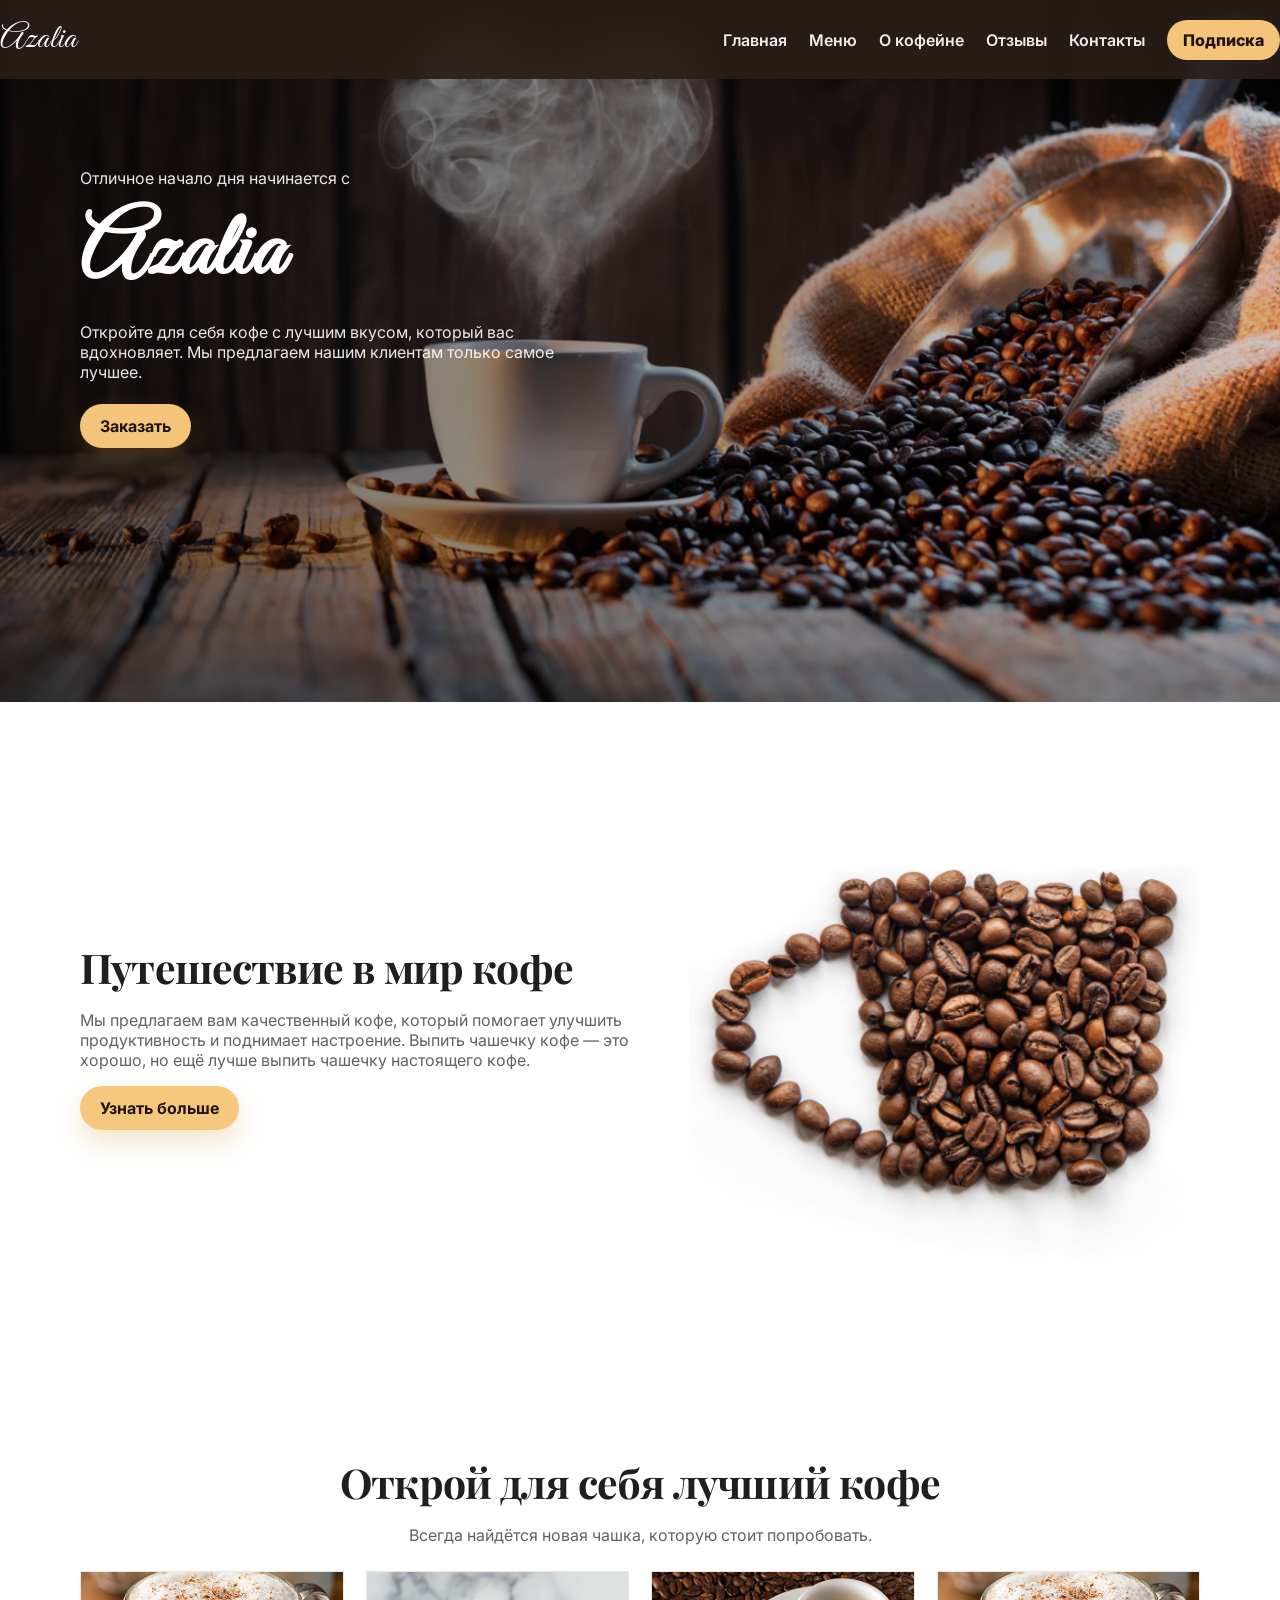
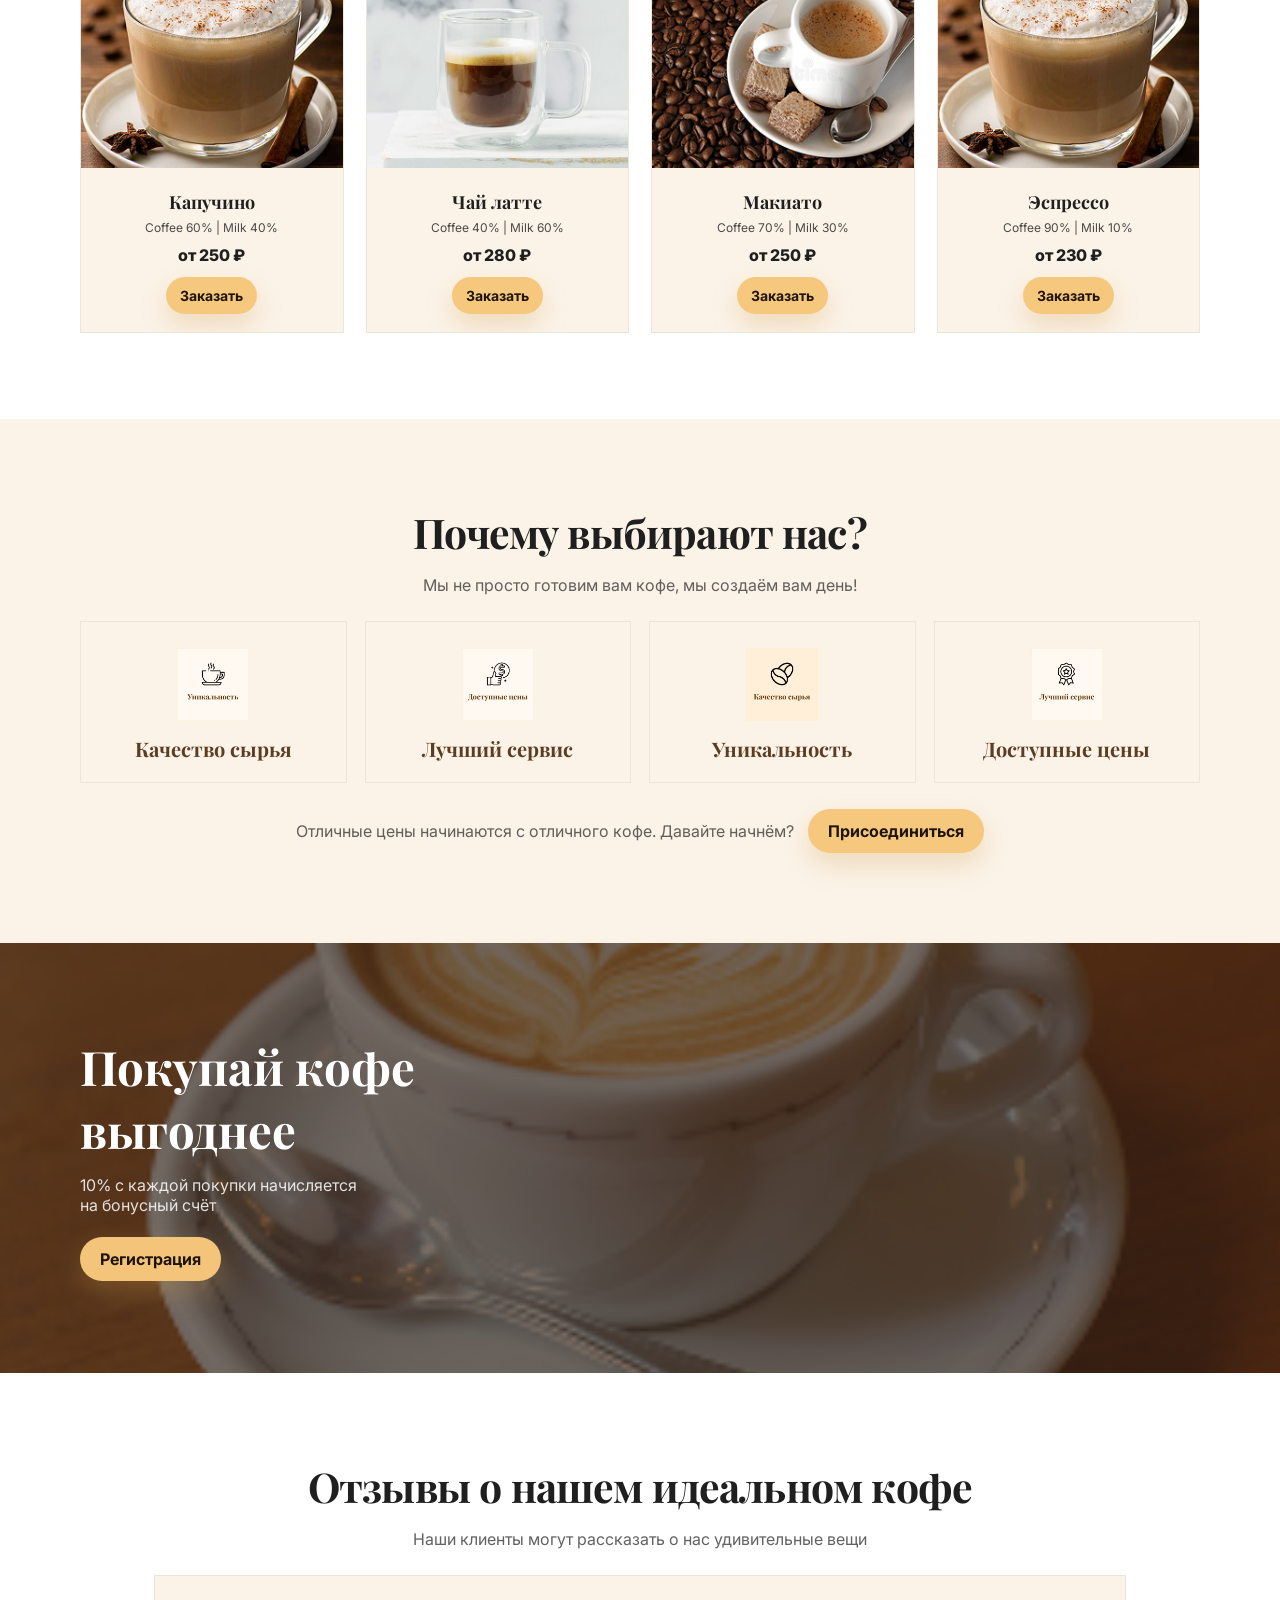
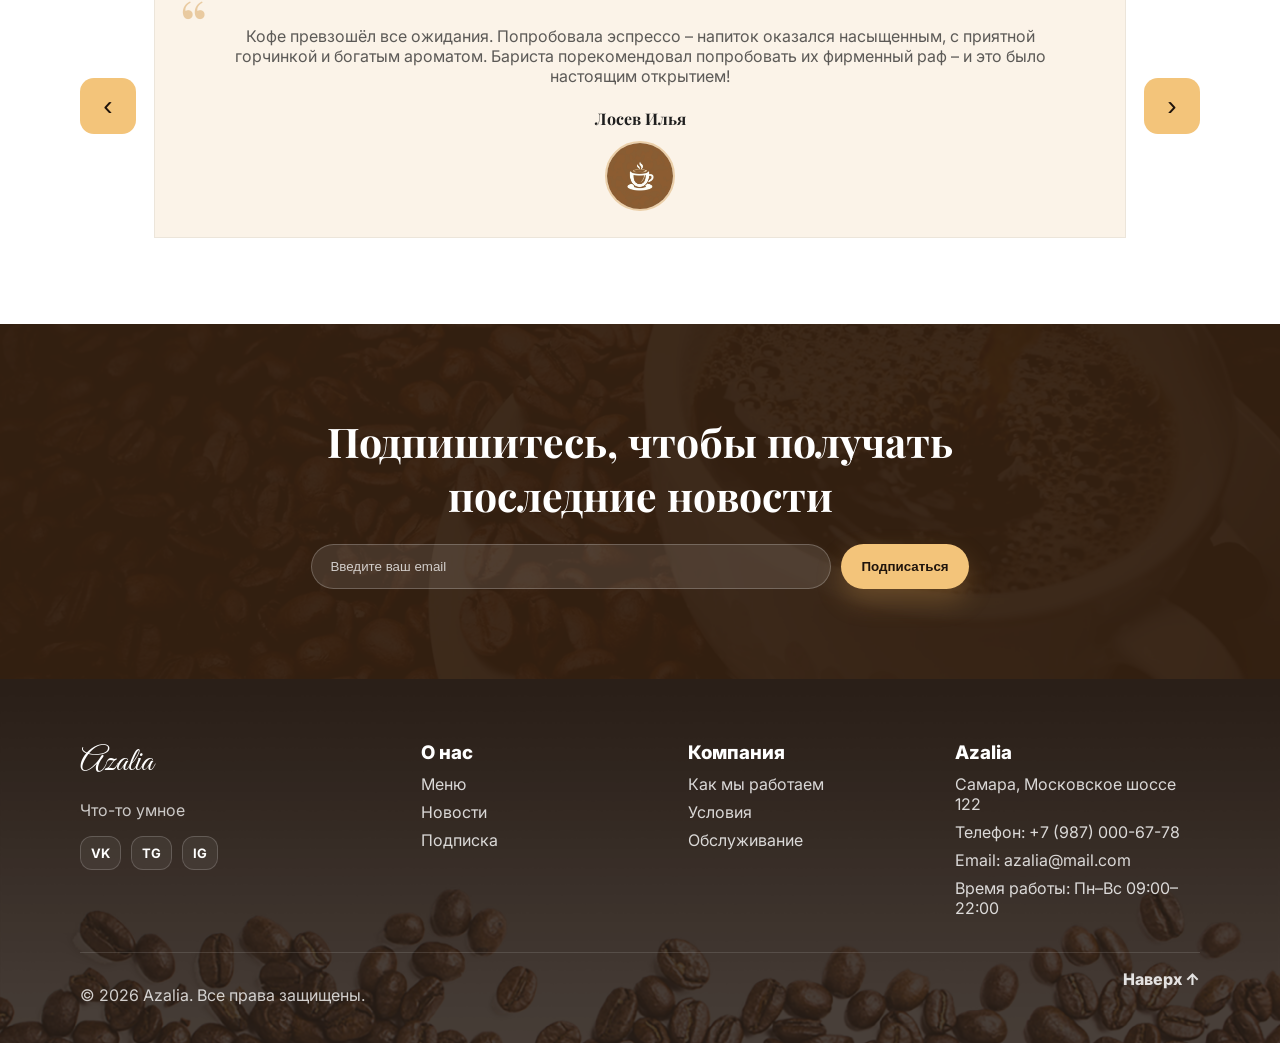
<file: index.html>
<!doctype html>
<html lang="ru">
<head>
  <meta charset="utf-8" />
  <meta name="viewport" content="width=device-width,initial-scale=1" />
  <title>Azalia — Кофейня</title>
  <meta name="description" content="Azalia — кофе с лучшим вкусом. Меню, акции, отзывы и подписка." />

  <meta property="og:title" content="Azalia — кофейня с авторским кофе">
  <meta property="og:description"
        content="Azalia — уютная кофейня с ароматным кофе, авторскими напитками и приятной атмосферой. Ознакомьтесь с меню и отзывами клиентов.">
  <meta property="og:image" content="images/загруженное.jpg">
  <meta property="og:type" content="website">
  <meta property="og:url" content="https://example.com">

  <script type="application/ld+json">
  {
    "@context": "https://schema.org",
    "@type": "CafeOrCoffeeShop",
    "name": "Azalia",
    "image": "https://example.com/images/загруженное.jpg",
    "url": "https://example.com",
    "telephone": "+7-987-000-67-78",
    "email": "azalia@mail.com",
    "address": {
      "@type": "PostalAddress",
      "streetAddress": "Московское шоссе 122",
      "addressLocality": "Самара",
      "addressCountry": "RU"
    },
    "openingHours": "Mo-Su 09:00-22:00",
    "priceRange": "$$"
  }
  </script>


  <script type="application/ld+json">
  {
    "@context": "https://schema.org",
    "@type": "Article",
    "headline": "Путешествие в мир кофе",
    "datePublished": "2026-05-15",
    "author": {
      "@type": "Person",
      "name": "Илья Лосев"
    },
    "image": "https://example.com/images/Maskgroup.png",
    "description": "Статья о мире кофе, его вкусе, атмосфере и пользе качественного напитка."
  }
  </script>

  <script type="application/ld+json">
  {
    "@context": "https://schema.org",
    "@type": "Product",
    "name": "Капучино",
    "image": "https://example.com/images/Rectangle9.png",
    "description": "Классический кофейный напиток с молочной пеной.",
    "offers": {
      "@type": "Offer",
      "price": "250",
      "priceCurrency": "RUB",
      "availability": "https://schema.org/InStock"
    },
    "aggregateRating": {
      "@type": "AggregateRating",
      "ratingValue": "4.8",
      "reviewCount": "24"
    }
  }
  </script>

  <link rel="preconnect" href="https://fonts.googleapis.com">
  <link rel="preconnect" href="https://fonts.gstatic.com" crossorigin>
  <link href="https://fonts.googleapis.com/css2?family=Great+Vibes&family=Playfair+Display:wght@500;700&family=Inter:wght@400;600;700&display=swap" rel="stylesheet">

  <link rel="stylesheet" href="style.css" />
</head>

<body>
  <header class="hero" id="home">
    <div class="hero__overlay"></div>

    <div class="container">
      <div class="topbar">
        <a class="brand" href="#home" aria-label="Azalia">
          <span class="brand__logo">Azalia</span>
        </a>

        <button class="burger" type="button" aria-label="Открыть меню"
                aria-expanded="false" aria-controls="site-nav">
          <span></span><span></span><span></span>
        </button>

        <nav class="nav" id="site-nav">
          <a class="nav__link" href="#home">Главная</a>
          <a class="nav__link" href="#menu">Меню</a>
          <a class="nav__link" href="about.html">О кофейне</a>
          <a class="nav__link" href="#reviews">Отзывы</a>
          <a class="nav__link" href="#contacts">Контакты</a>
          <a class="nav__btn" href="#signup">Подписка</a>
        </nav>
      </div>

      <div class="hero__content">
        <p class="hero__kicker">Отличное начало дня начинается с</p>
        <h1 class="hero__title">Azalia</h1>
        <p class="hero__text">
          Откройте для себя кофе с лучшим вкусом, который вас вдохновляет.
          Мы предлагаем нашим клиентам только самое лучшее.
        </p>

        <a class="btn btn--primary" href="#menu">Заказать</a>
      </div>
    </div>
  </header>

  <main>

    <section class="section"
             id="about"
             itemscope
             itemtype="https://schema.org/Article">
      <meta itemprop="datePublished" content="2026-05-15">
      <meta itemprop="author" content="Илья Лосев">

      <div class="container about">
        <div class="about__text">
          <h2 class="h2" itemprop="headline">Путешествие в мир кофе</h2>
          <p class="muted" itemprop="articleBody">
            Мы предлагаем вам качественный кофе, который помогает улучшить продуктивность и поднимает настроение.
            Выпить чашечку кофе — это хорошо, но ещё лучше выпить чашечку настоящего кофе.
          </p>
          <a class="btn btn--primary btn--soft" href="#menu">Узнать больше</a>
        </div>

        <div class="about__media">
          <img class="about__img"
               src="images/Maskgroup.png"
               alt="Кофейные зёрна в форме чашки"
               itemprop="image">
        </div>
      </div>
    </section>

    <section class="section section--soft" id="menu">
      <div class="container">
        <div class="center">
          <h2 class="h2">Открой для себя лучший кофе</h2>
          <p class="muted">Всегда найдётся новая чашка, которую стоит попробовать.</p>
        </div>

        <div class="grid grid--4">

          <article class="card" itemscope itemtype="https://schema.org/Product">
            <img class="card__img"src="images/Rectangle9.png"srcset="
              images/Rectangle9.png 320w,
              images/Rectangle9.png 480w,
              images/Rectangle9.png 800w"

            sizes="
              (max-width: 320px) 280px,
              (max-width: 480px) 440px,
              800px"alt="Капучино — кофейный напиток с молочной пеной">
            <meta itemprop="brand" content="Azalia">
            <div class="card__body">
              <h3 class="card__title" itemprop="name">Капучино</h3>
              <p class="card__meta" itemprop="description">Coffee 60% | Milk 40%</p>

              <div itemprop="offers" itemscope itemtype="https://schema.org/Offer">
                <p class="card__price">
                  от <span itemprop="price">250</span> ₽
                </p>
                <meta itemprop="priceCurrency" content="RUB">
                <link itemprop="availability" href="https://schema.org/InStock">
              </div>

              <div itemprop="aggregateRating" itemscope itemtype="https://schema.org/AggregateRating">
                <meta itemprop="ratingValue" content="4.8">
                <meta itemprop="reviewCount" content="24">
              </div>
              <a class="btn btn--small btn--primary btn--soft"
                 href="#contacts"
                 itemprop="url">
                 Заказать
              </a>
            </div>
          </article>

          <article class="card" itemscope itemtype="https://schema.org/Product">
            <img class="card__img" src="images/Rectangle11.png" alt="Чай латте" itemprop="image">
            <meta itemprop="brand" content="Azalia">
            <div class="card__body">
              <h3 class="card__title" itemprop="name">Чай латте</h3>
              <p class="card__meta" itemprop="description">Coffee 40% | Milk 60%</p>

              <div itemprop="offers" itemscope itemtype="https://schema.org/Offer">
                <p class="card__price">
                  от <span itemprop="price">280</span> ₽
                </p>
                <meta itemprop="priceCurrency" content="RUB">
                <link itemprop="availability" href="https://schema.org/InStock">
              </div>

              <div itemprop="aggregateRating" itemscope itemtype="https://schema.org/AggregateRating">
                <meta itemprop="ratingValue" content="4.7">
                <meta itemprop="reviewCount" content="18">
              </div>

              <a class="btn btn--small btn--primary btn--soft"
                 href="#contacts"
                 itemprop="url">
                 Заказать
              </a>
            </div>
          </article>

          <article class="card" itemscope itemtype="https://schema.org/Product">
            <img class="card__img" src="images/Rectangle13.png" alt="Макиато" itemprop="image">
            <meta itemprop="brand" content="Azalia">
            <div class="card__body">
              <h3 class="card__title" itemprop="name">Макиато</h3>
              <p class="card__meta" itemprop="description">Coffee 70% | Milk 30%</p>

              <div itemprop="offers" itemscope itemtype="https://schema.org/Offer">
                <p class="card__price">
                  от <span itemprop="price">250</span> ₽
                </p>
                <meta itemprop="priceCurrency" content="RUB">
                <link itemprop="availability" href="https://schema.org/InStock">
              </div>

              <div itemprop="aggregateRating" itemscope itemtype="https://schema.org/AggregateRating">
                <meta itemprop="ratingValue" content="4.9">
                <meta itemprop="reviewCount" content="16">
              </div>

              <a class="btn btn--small btn--primary btn--soft"
                 href="#contacts"
                 itemprop="url">
                 Заказать
              </a>
            </div>
          </article>

          <article class="card" itemscope itemtype="https://schema.org/Product">
            <img class="card__img" src="images/Rectangle9.png" alt="Эспрессо" itemprop="image">
            <meta itemprop="brand" content="Azalia">
            <div class="card__body">
              <h3 class="card__title" itemprop="name">Эспрессо</h3>
              <p class="card__meta" itemprop="description">Coffee 90% | Milk 10%</p>

              <div itemprop="offers" itemscope itemtype="https://schema.org/Offer">
                <p class="card__price">
                  от <span itemprop="price">230</span> ₽
                </p>
                <meta itemprop="priceCurrency" content="RUB">
                <link itemprop="availability" href="https://schema.org/InStock">
              </div>

              <div itemprop="aggregateRating" itemscope itemtype="https://schema.org/AggregateRating">
                <meta itemprop="ratingValue" content="4.8">
                <meta itemprop="reviewCount" content="21">
              </div>

              <a class="btn btn--small btn--primary btn--soft"
                 href="#contacts"
                 itemprop="url">
                 Заказать
              </a>
            </div>
          </article>

        </div>
      </div>
    </section>

    <section class="section section--beige">
      <div class="container">
        <div class="center">
          <h2 class="h2">Почему выбирают нас?</h2>
          <p class="muted">Мы не просто готовим вам кофе, мы создаём вам день!</p>
        </div>

        <div class="features">
          <div class="feature">
            <img class="feature__icon" src="images/Group29.png" alt="Иконка качества кофейных зерен">
            <h3 class="feature__title">Качество сырья</h3>
          </div>
          <div class="feature">
            <img class="feature__icon" src="images/Group31.png" alt="Иконка высокого уровня сервиса">
            <h3 class="feature__title">Лучший сервис</h3>
          </div>
          <div class="feature">
            <img class="feature__icon" src="images/Group32.png" alt="Иконка уникальных кофейных напитков">
            <h3 class="feature__title">Уникальность</h3>
          </div>
          <div class="feature">
            <img class="feature__icon" src="images/Group33.png" alt="Иконка доступной цены на кофе">
            <h3 class="feature__title">Доступные цены</h3>
          </div>
        </div>

        <div class="cta">
          <p class="muted">Отличные цены начинаются с отличного кофе. Давайте начнём?</p>
          <a class="btn btn--primary btn--soft" href="#signup">Присоединиться</a>
        </div>
      </div>
    </section>

    <section class="promo">
      <div class="promo__overlay"></div>
      <div class="container promo__grid">
        <div class="promo__text">
          <h2 class="promo__title">Покупай кофе<br>выгоднее</h2>
          <p class="promo__desc">10% с каждой покупки начисляется<br>на бонусный счёт</p>
          <a class="btn btn--primary" href="#signup">Регистрация</a>
        </div>
        <div class="promo__cup"></div>
      </div>
    </section>

    <section class="section" id="reviews">
      <div class="container">
        <div class="center">
          <h2 class="h2">Отзывы о нашем идеальном кофе</h2>
          <p class="muted">Наши клиенты могут рассказать о нас удивительные вещи</p>
        </div>

        <div class="testimonial">
          <button class="slider-btn" type="button" data-prev aria-label="Предыдущий отзыв">‹</button>

          <article class="testimonial__card"
                   itemscope
                   itemtype="https://schema.org/Review"
                   aria-live="polite">

            <meta itemprop="datePublished" content="2026-05-15">

            <div itemprop="itemReviewed" itemscope itemtype="https://schema.org/Product">
<meta itemprop="name" content="Кофе Azalia">

<div itemprop="aggregateRating"
     itemscope
     itemtype="https://schema.org/AggregateRating">

<meta itemprop="ratingValue" content="4.9">
<meta itemprop="reviewCount" content="32">

</div>

</div>

            <div class="quote">“</div>

            <p class="testimonial__text" id="tText" itemprop="reviewBody">
              Кофе превзошёл все ожидания. Попробовала эспрессо – напиток оказался насыщенным, с приятной горчинкой и богатым ароматом.
            </p>

            <div class="testimonial__name" id="tName" itemprop="author">Лосев Илья</div>

            <div itemprop="reviewRating" itemscope itemtype="https://schema.org/Rating">
              <meta itemprop="ratingValue" content="5">
              <meta itemprop="bestRating" content="5">
            </div>

            <div class="testimonial__avatar">
              <img id="tAvatar"
                   src="images/orig.jpg"
                   alt="Фото клиента кофейни Azalia"
                   itemprop="image">
            </div>
          </article>

          <button class="slider-btn" type="button" data-next aria-label="Следующий отзыв">›</button>
        </div>
      </div>
    </section>

    <section class="newsletter" id="signup">
      <div class="newsletter__overlay"></div>
      <div class="container newsletter__inner">
        <h2 class="newsletter__title">Подпишитесь, чтобы получать<br>последние новости</h2>

        <form class="newsletter__form" action="#" method="post" onsubmit="return false;">
          <input name="email" type="email" placeholder="Введите ваш email" required>
          <button class="btn btn--primary" type="submit">Подписаться</button>
        </form>
      </div>
    </section>
  </main>

  <footer class="footer" id="contacts">
    <div class="footer__bg"></div>

    <div class="container footer__grid">
      <div class="footer__brand">
        <div class="footer__logo">Azalia</div>
        <p class="footer__text">
          Что-то умное
        </p>
        <div class="social">
          <a href="#" aria-label="VK">VK</a>
          <a href="#" aria-label="Telegram">TG</a>
          <a href="#" aria-label="Instagram">IG</a>
        </div>
      </div>

      <div class="footer__col">
        <h3 class="footer__title">О нас</h3>
        <a href="#about">Меню</a>
        <a href="#reviews">Новости</a>
        <a href="#signup">Подписка</a>
      </div>

      <div class="footer__col">
        <h3 class="footer__title">Компания</h3>
        <a href="#">Как мы работаем</a>
        <a href="#">Условия</a>
        <a href="#">Обслуживание</a>
      </div>

      <div class="footer__col"
           itemscope
           itemtype="https://schema.org/CafeOrCoffeeShop">

        <h3 class="footer__title" itemprop="name">Azalia</h3>

        <p itemprop="address"
           itemscope
           itemtype="https://schema.org/PostalAddress">
          <span itemprop="addressLocality">Самара</span>,
          <span itemprop="streetAddress">Московское шоссе 122</span>
        </p>

        <p>
          Телефон:
          <span itemprop="telephone">+7 (987) 000-67-78</span>
        </p>

        <p>
          Email:
          <span itemprop="email">azalia@mail.com</span>
        </p>

        <p>
          Время работы:
          <span itemprop="openingHours">Пн–Вс 09:00–22:00</span>
        </p>
      </div>
    </div>

    <div class="container footer__bottom">
      <p>© 2026 Azalia. Все права защищены.</p>
      <a class="to-top" href="#home">Наверх ↑</a>
    </div>
  </footer>

  <script src="script.js"></script>
</body>
</html>
</file>
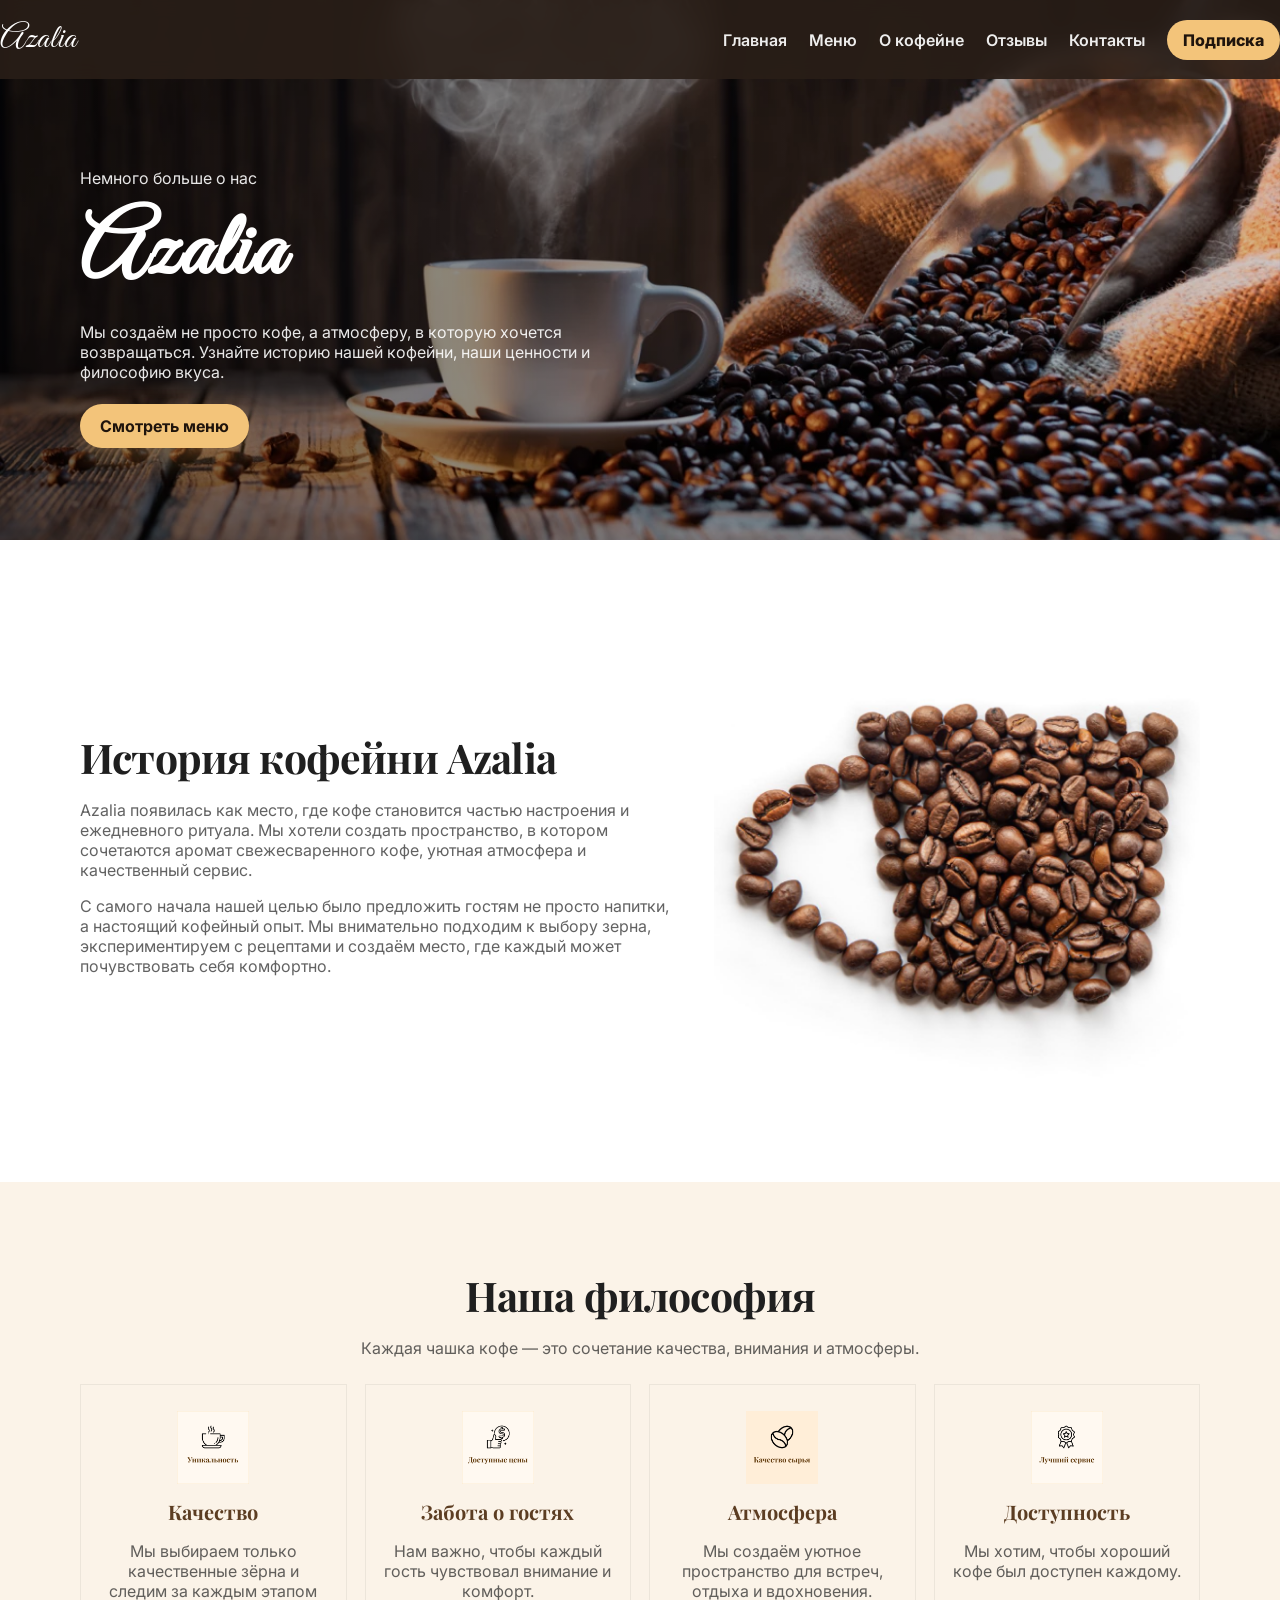
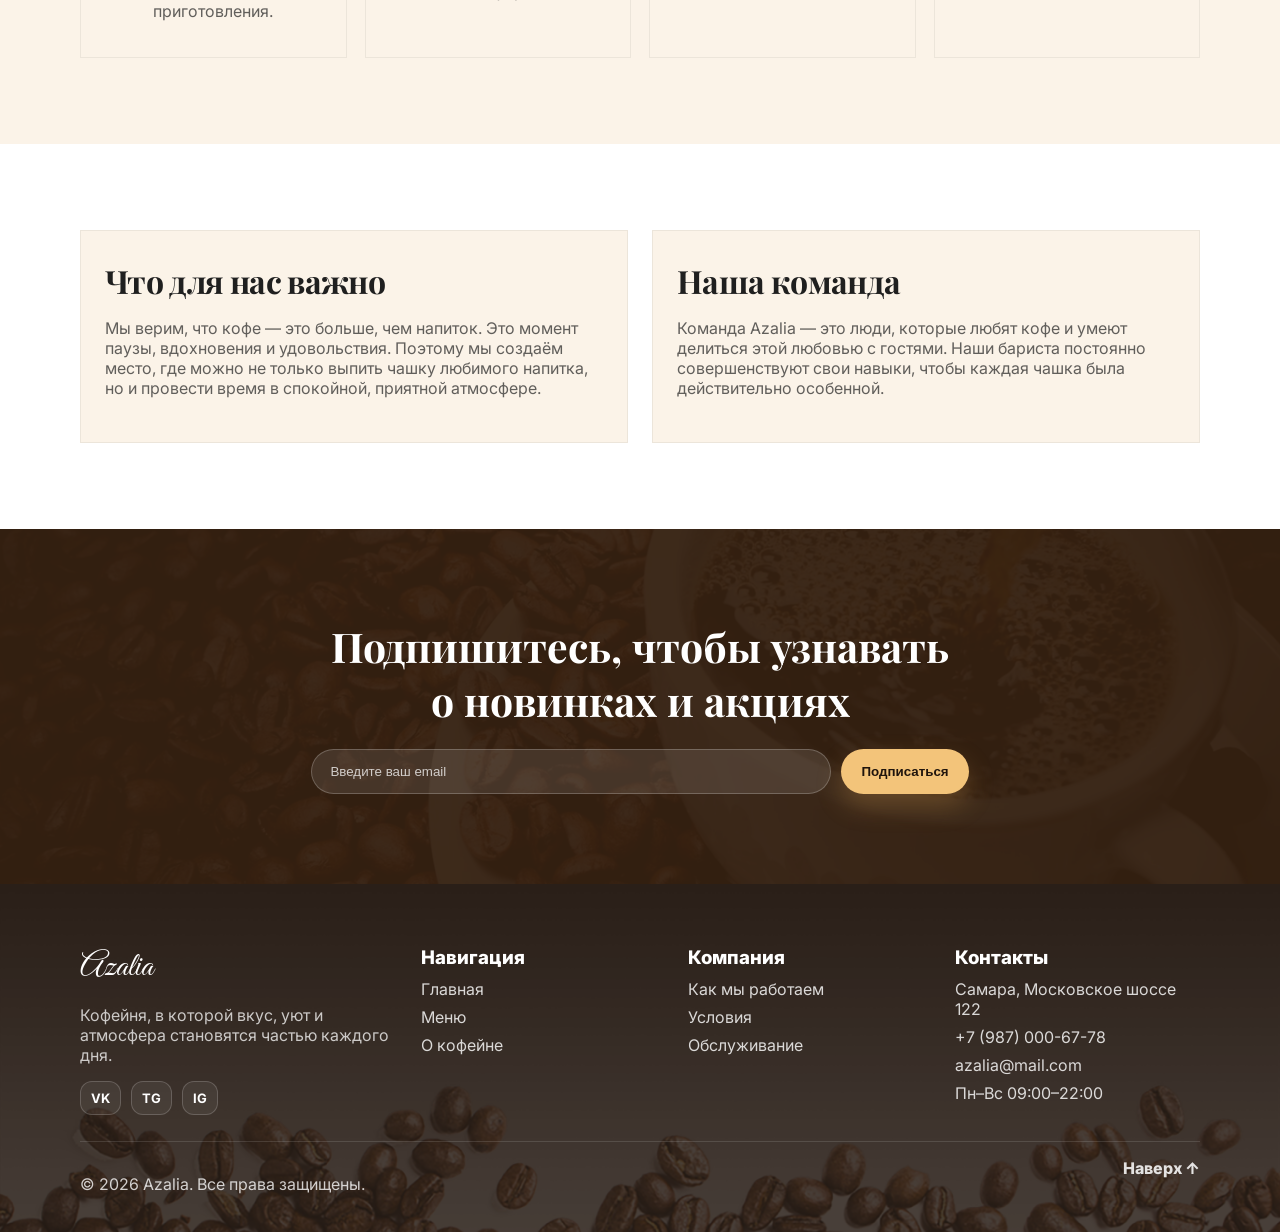
<file: about.html>
<!doctype html>
<html lang="ru">
<head>
  <meta charset="utf-8" />
  <meta name="viewport" content="width=device-width,initial-scale=1" />
  <title>О кофейне Azalia</title>
  <meta name="description" content="Узнайте больше о кофейне Azalia: история бренда, философия, команда и атмосфера, которую мы создаём для наших гостей." />

  <meta property="og:title" content="О кофейне Azalia">
  <meta property="og:description" content="История кофейни Azalia, философия бренда, наши ценности и атмосфера настоящего кофе.">
  <meta property="og:image" content="images/загруженное.jpg">
  <meta property="og:type" content="article">
  <meta property="og:url" content="https://example.com/about.html">

  <script type="application/ld+json">
  {
    "@context": "https://schema.org",
    "@type": "Article",
    "headline": "О кофейне Azalia",
    "datePublished": "2026-03-18",
    "author": {
      "@type": "Organization",
      "name": "Azalia"
    },
    "description": "Страница о кофейне Azalia: история, ценности, команда и атмосфера.",
    "image": "https://example.com/images/загруженное.jpg"
  }
  </script>

  <link rel="preconnect" href="https://fonts.googleapis.com">
  <link rel="preconnect" href="https://fonts.gstatic.com" crossorigin>
  <link href="https://fonts.googleapis.com/css2?family=Great+Vibes&family=Playfair+Display:wght@500;700&family=Inter:wght@400;600;700&display=swap" rel="stylesheet">

  <link rel="stylesheet" href="style.css" />
</head>

<body>
  <header class="hero hero--about">
    <div class="hero__overlay"></div>

    <div class="container">
      <div class="topbar">
        <a class="brand" href="index.html" aria-label="Azalia">
          <span class="brand__logo">Azalia</span>
        </a>

        <button class="burger" type="button" aria-label="Открыть меню"
                aria-expanded="false" aria-controls="site-nav">
          <span></span><span></span><span></span>
        </button>

        <nav class="nav" id="site-nav">
          <a class="nav__link" href="index.html">Главная</a>
          <a class="nav__link" href="index.html#menu">Меню</a>
          <a class="nav__link" href="about.html">О кофейне</a>
          <a class="nav__link" href="index.html#reviews">Отзывы</a>
          <a class="nav__link" href="index.html#contacts">Контакты</a>
          <a class="nav__btn" href="index.html#signup">Подписка</a>
        </nav>
      </div>

      <div class="hero__content">
        <p class="hero__kicker">Немного больше о нас</p>
        <h1 class="hero__title">Azalia</h1>
        <p class="hero__text">
          Мы создаём не просто кофе, а атмосферу, в которую хочется возвращаться.
          Узнайте историю нашей кофейни, наши ценности и философию вкуса.
        </p>
        <a class="btn btn--primary" href="index.html#menu">Смотреть меню</a>
      </div>
    </div>
  </header>

  <main>
    <section class="section">
      <div class="container about-page">
        <div class="about-page__text">
          <h2 class="h2">История кофейни Azalia</h2>
          <p class="muted">
            Azalia появилась как место, где кофе становится частью настроения и ежедневного ритуала.
            Мы хотели создать пространство, в котором сочетаются аромат свежесваренного кофе,
            уютная атмосфера и качественный сервис.
          </p>
          <p class="muted">
            С самого начала нашей целью было предложить гостям не просто напитки,
            а настоящий кофейный опыт. Мы внимательно подходим к выбору зерна,
            экспериментируем с рецептами и создаём место, где каждый может почувствовать себя комфортно.
          </p>
        </div>

        <div class="about-page__image">
          <img src="images/Maskgroup.png" alt="Кофейные зёрна и кофейная композиция">
        </div>
      </div>
    </section>

    <section class="section section--beige">
      <div class="container">
        <div class="center">
          <h2 class="h2">Наша философия</h2>
          <p class="muted">Каждая чашка кофе — это сочетание качества, внимания и атмосферы.</p>
        </div>

        <div class="features">
          <div class="feature">
            <img class="feature__icon" src="images/Group29.png" alt="Качество">
            <h3 class="feature__title">Качество</h3>
            <p class="muted">Мы выбираем только качественные зёрна и следим за каждым этапом приготовления.</p>
          </div>

          <div class="feature">
            <img class="feature__icon" src="images/Group31.png" alt="Сервис">
            <h3 class="feature__title">Забота о гостях</h3>
            <p class="muted">Нам важно, чтобы каждый гость чувствовал внимание и комфорт.</p>
          </div>

          <div class="feature">
            <img class="feature__icon" src="images/Group32.png" alt="Уникальность">
            <h3 class="feature__title">Атмосфера</h3>
            <p class="muted">Мы создаём уютное пространство для встреч, отдыха и вдохновения.</p>
          </div>

          <div class="feature">
            <img class="feature__icon" src="images/Group33.png" alt="Цены">
            <h3 class="feature__title">Доступность</h3>
            <p class="muted">Мы хотим, чтобы хороший кофе был доступен каждому.</p>
          </div>
        </div>
      </div>
    </section>

    <section class="section">
      <div class="container about-story">
        <div class="about-story__card">
          <h2 class="h2">Что для нас важно</h2>
          <p class="muted">
            Мы верим, что кофе — это больше, чем напиток. Это момент паузы,
            вдохновения и удовольствия. Поэтому мы создаём место, где можно
            не только выпить чашку любимого напитка, но и провести время в спокойной, приятной атмосфере.
          </p>
        </div>

        <div class="about-story__card">
          <h2 class="h2">Наша команда</h2>
          <p class="muted">
            Команда Azalia — это люди, которые любят кофе и умеют делиться этой любовью с гостями.
            Наши бариста постоянно совершенствуют свои навыки, чтобы каждая чашка была действительно особенной.
          </p>
        </div>
      </div>
    </section>

    <section class="newsletter" id="signup">
      <div class="newsletter__overlay"></div>
      <div class="container newsletter__inner">
        <h2 class="newsletter__title">Подпишитесь, чтобы узнавать<br>о новинках и акциях</h2>

        <form class="newsletter__form" action="#" method="post" onsubmit="return false;">
          <input name="email" type="email" placeholder="Введите ваш email" required>
          <button class="btn btn--primary" type="submit">Подписаться</button>
        </form>
      </div>
    </section>
  </main>

  <footer class="footer" id="contacts">
    <div class="footer__bg"></div>

    <div class="container footer__grid">
      <div class="footer__brand">
        <div class="footer__logo">Azalia</div>
        <p class="footer__text">
          Кофейня, в которой вкус, уют и атмосфера становятся частью каждого дня.
        </p>
        <div class="social">
          <a href="#" aria-label="VK">VK</a>
          <a href="#" aria-label="Telegram">TG</a>
          <a href="#" aria-label="Instagram">IG</a>
        </div>
      </div>

      <div class="footer__col">
        <h3 class="footer__title">Навигация</h3>
        <a href="index.html">Главная</a>
        <a href="index.html#menu">Меню</a>
        <a href="about.html">О кофейне</a>
      </div>

      <div class="footer__col">
        <h3 class="footer__title">Компания</h3>
        <a href="#">Как мы работаем</a>
        <a href="#">Условия</a>
        <a href="#">Обслуживание</a>
      </div>

      <div class="footer__col">
        <h3 class="footer__title">Контакты</h3>
        <p>Самара, Московское шоссе 122</p>
        <p>+7 (987) 000-67-78</p>
        <p>azalia@mail.com</p>
        <p>Пн–Вс 09:00–22:00</p>
      </div>
    </div>

    <div class="container footer__bottom">
      <p>© 2026 Azalia. Все права защищены.</p>
      <a class="to-top" href="#">Наверх ↑</a>
    </div>
  </footer>

  <script src="script.js"></script>
</body>
</html>
</file>
<file: style.css>
:root{
  --bg:#ffffff;
  --text:#1f1f1f;

  --beige:#fbf3e8;     
  --beige2:#f6eadb;
  --brown:#2a1f18;
  --coffee:#3a2a21;

  --gold:#f3c47a;      
  --gold2:#d39a4a;

  --muted:rgba(31,31,31,.70);
  --mutedOnDark:rgba(255,255,255,.75);

  --line:rgba(0,0,0,.10);
  --radius:18px;
  --shadow:0 18px 50px rgba(0,0,0,.12);

  --container:1120px;
}

*{ box-sizing:border-box; }
html{ scroll-behavior:smooth; }
body{
  margin:0;
  font-family:Inter, system-ui, -apple-system, "Segoe UI", Roboto, Arial, sans-serif;
  color:var(--text);
  background:var(--bg);
}
img{ display:block; max-width:100%; }
a{ color:inherit; text-decoration:none; }
.container{ width:min(var(--container), calc(100% - 48px)); margin:0 auto; }

.muted{ color:var(--muted); }
.center{ text-align:center; margin-bottom:26px; }

.h2{
  font-family:"Playfair Display", serif;
  font-weight:700;
  font-size:clamp(30px, 3.2vw, 46px);
  margin:0 0 12px;
  letter-spacing:-.02em;
}

.btn{
  display:inline-flex;
  align-items:center;
  justify-content:center;
  padding:12px 20px;
  border-radius:999px;
  border:0;
  font-weight:700;
  cursor:pointer;
  transition:transform .15s ease, filter .15s ease;
}
.btn:hover{ transform:translateY(-1px); filter:brightness(1.02); }
.btn--primary{
  background:var(--gold);
  color:#1f140c;
  box-shadow:0 12px 26px rgba(211,154,74,.28);
}
.btn--soft{ background:#f6c87e; }
.btn--small{ padding:10px 14px; font-size:14px; }

.hero{
  position:relative;
  min-height:78vh;
  color:#fff;
  background:url("images/загруженное.jpg") center/cover no-repeat;
  padding-top:90px;
}
.hero__overlay{
  position:absolute; inset:0;
  background:linear-gradient(90deg, rgba(0,0,0,.62), rgba(0,0,0,.15));
}
.hero .container{ position:relative; z-index:1; }

.topbar{
  position:fixed;
  top:0;
  left:0;
  width:100%;
  display:flex;
  align-items:center;
  justify-content:space-between;
  padding:18px 0;
  background:rgba(42,31,24,.9);
  backdrop-filter:blur(10px);
  z-index:1000;
}
.topbar.scrolled{
  box-shadow:0 8px 25px rgba(0,0,0,.25);
}

.brand__logo{
  font-family:"Great Vibes", cursive;
  font-size:34px;
  letter-spacing:.02em;
}

.nav{
  display:flex;
  align-items:center;
  gap:22px;
}
.nav__link{ opacity:.92; font-weight:600; }
.nav__link:hover{ opacity:1; }
.nav__btn{
  padding:10px 16px;
  border-radius:999px;
  background:var(--gold);
  color:#1f140c;
  font-weight:800;
}

.burger{
  display:none;
  width:46px; height:46px;
  border-radius:14px;
  border:1px solid rgba(255,255,255,.25);
  background:rgba(255,255,255,.10);
  align-items:center;
  justify-content:center;
  gap:6px;
}
.burger span{ width:20px; height:2px; background:#fff; border-radius:2px; }

.hero__content{
  max-width:640px;
  padding:78px 0 70px;
}
.hero__kicker{ margin:0 0 10px; opacity:.9; }
.hero__title{
  font-family:"Great Vibes", cursive;
  font-size:clamp(70px, 7vw, 120px);
  margin:0 0 12px;
  letter-spacing:.02em;
}
.hero__text{ margin:0 0 22px; opacity:.9; max-width:520px; }

.section{ padding:86px 0; }
.section--soft{ background:#fff; }
.section--beige{ background:var(--beige); }

.about{
  display:grid;
  grid-template-columns: 1.05fr .95fr;
  gap:44px;
  align-items:center;
}
.about__img{
  width:100%;
  max-width:520px;
  margin-left:auto;
}

.grid{
  display:grid;
  gap:22px;
}
.grid--4{ grid-template-columns:repeat(4, 1fr); }

.card{
  background:var(--beige);
  border:1px solid rgba(0,0,0,.06);
  border-radius:0;
  overflow:hidden;
}
.card__img{
  width:100%;
  aspect-ratio: 4 / 3;
  object-fit:cover;
}
.card__body{
  text-align:center;
  padding:16px 14px 18px;
}
.card__title{
  font-family:"Playfair Display", serif;
  margin:6px 0 6px;
  font-size:18px;
}
.card__meta{ margin:0; font-size:12px; opacity:.8; }
.card__price{ margin:10px 0 12px; font-weight:800; }

.features{
  display:grid;
  grid-template-columns:repeat(4, 1fr);
  gap:18px;
  margin-top:26px;
}
.feature{
  background:var(--beige);
  border:1px solid rgba(0,0,0,.06);
  padding:26px 18px 20px;
  text-align:center;
}
.feature__icon{
  width:72px;
  height:auto;
  margin:0 auto 14px;
}
.feature__title{
  font-family:"Playfair Display", serif;
  margin:0;
  font-size:20px;
  color:#5c3d22;
}
.cta{
  margin-top:22px;
  display:flex;
  align-items:center;
  justify-content:center;
  gap:14px;
  flex-wrap:wrap;
}

.promo{
  position:relative;
  padding:92px 0;
  color:#fff;
  background:url("images/Rectangle 7.png") center/cover no-repeat;
}
.promo__overlay{
  position:absolute; inset:0;
  background:rgba(63, 40, 24, .68);
}
.promo .container{ position:relative; z-index:1; }
.promo__grid{
  display:grid;
  grid-template-columns:1.1fr .9fr;
  align-items:center;
  gap:22px;
}
.promo__title{
  font-family:"Playfair Display", serif;
  font-size:clamp(34px, 3.7vw, 56px);
  margin:0 0 14px;
}
.promo__desc{
  margin:0 0 22px;
  color:rgba(255,255,255,.85);
}
.promo__cup img{
  width:min(520px, 100%);
  margin-left:auto;
}

.testimonial{
  display:grid;
  grid-template-columns: 56px 1fr 56px;
  gap:18px;
  align-items:center;
}
.slider-btn{
  width:56px; height:56px;
  border:0;
  border-radius:14px;
  background:var(--gold);
  color:#1f140c;
  font-size:28px;
  cursor:pointer;
}
.testimonial__card{
  background:var(--beige);
  border:1px solid rgba(0,0,0,.06);
  padding:34px 26px 26px;
  position:relative;
  text-align:center;
}
.quote{
  position:absolute;
  left:24px; top:12px;
  font-family:"Playfair Display", serif;
  font-size:70px;
  color:rgba(211,154,74,.45);
  line-height:1;
}
.testimonial__text{
  margin:16px auto 22px;
  max-width:820px;
  color:rgba(31,31,31,.72);
}
.testimonial__name{
  font-family:"Playfair Display", serif;
  font-weight:700;
  margin-bottom:12px;
}
.testimonial__avatar img{
  width:70px; height:70px;
  border-radius:50%;
  object-fit:cover;
  border:2px solid rgba(211,154,74,.40);
  margin:0 auto;
}

.newsletter{
  position:relative;
  padding:90px 0;
  color:#fff;
  background:url("images/Group\ 46.png") center/cover no-repeat;
}
.newsletter__form input{
width:min(520px,100%);
padding:16px 20px;
min-height:44px;
border-radius:999px;
}
.newsletter__overlay{
  position:absolute; inset:0;
  background:rgba(43, 27, 18, .78);
}
.newsletter .container{ position:relative; z-index:1; }
.newsletter__inner{ text-align:center; }
.newsletter__title{
  font-family:"Playfair Display", serif;
  font-size:clamp(28px, 3.2vw, 46px);
  margin:0 0 22px;
}
.newsletter__form{
  display:flex;
  justify-content:center;
  gap:10px;
  flex-wrap:wrap;
}
.newsletter__form input{
  width:min(520px, 100%);
  padding:14px 18px;
  border-radius:999px;
  border:1px solid rgba(255,255,255,.22);
  background:rgba(255,255,255,.10);
  color:#fff;
  outline:none;
}
.newsletter__form input::placeholder{ color:rgba(255,255,255,.75); }

.footer{
  position:relative;
  color:#fff;
  padding:62px 0 22px;
  background:#2a1f18;
  overflow:hidden;
}
.footer__bg{
  position:absolute; inset:0;
  background:url("images/fotter_image.png") center/cover no-repeat;
  opacity:.18;
}
.footer .container{ position:relative; z-index:1; }

.footer__grid{
  display:grid;
  grid-template-columns: 1.3fr 1fr 1fr 1fr;
  gap:22px;
}
.footer__logo{
  font-family:"Great Vibes", cursive;
  font-size:34px;
  margin-bottom:10px;
}
.footer__text{ color:var(--mutedOnDark); max-width:360px; }

.footer__title{ margin:0 0 10px; font-weight:800; }
.footer__col a{ display:block; margin:8px 0; color:rgba(255,255,255,.82); }
.footer__col p{ margin:8px 0; color:rgba(255,255,255,.82); }

.social{ display:flex; gap:10px; margin-top:12px; }
.social a{
  padding:8px 10px;
  border-radius:12px;
  border:1px solid rgba(255,255,255,.18);
  background:rgba(255,255,255,.06);
  font-weight:700;
  font-size:13px;
}

.footer__bottom{
  margin-top:26px;
  padding-top:16px;
  border-top:1px solid rgba(255,255,255,.12);
  display:flex;
  justify-content:space-between;
  gap:12px;
  flex-wrap:wrap;
  color:rgba(255,255,255,.78);
}
.to-top{ font-weight:800; color:rgba(255,255,255,.86); }

@media (max-width: 1020px){
  .grid--4{ grid-template-columns:repeat(2, 1fr); }
  .features{ grid-template-columns:repeat(2, 1fr); }
  .about{ grid-template-columns:1fr; }
  .about__img{ margin: 0 auto; }
  .promo__grid{ grid-template-columns:1fr; }
  .promo__cup img{ margin: 12px auto 0; }
  .footer__grid{ grid-template-columns:1.2fr 1fr; }
}

@media (max-width: 760px){
  .burger{ display:inline-flex; }

  .nav{
    position:fixed;
    inset:78px 14px auto 14px;
    display:none;
    flex-direction:column;
    gap:10px;
    padding:14px;
    border-radius:18px;
    background:rgba(26,18,13,.94);
    border:1px solid rgba(255,255,255,.14);
    box-shadow:0 18px 50px rgba(0,0,0,.35);
    z-index:50;
    backdrop-filter: blur(10px);
  }
  .nav.is-open{ display:flex; }
  .nav__link{ width:100%; padding:10px 12px; border-radius:14px; }
  .nav__link:hover{ background:rgba(255,255,255,.08); }
  .nav__btn{ width:100%; text-align:center; }

  .testimonial{ grid-template-columns:1fr; }
  .slider-btn{ display:none; }

  .hero__content{ padding:60px 0 56px; }
}

@media (max-width: 480px){
  .grid--4{ grid-template-columns:1fr; }
  .features{ grid-template-columns:1fr; }
  .container{ width:calc(100% - 32px); }
}
.hero--about{
  min-height:60vh;
}

.about-page{
  display:grid;
  grid-template-columns:1.1fr .9fr;
  gap:40px;
  align-items:center;
}

.about-page__image img{
  width:100%;
  max-width:520px;
  margin-left:auto;
}

.about-story{
  display:grid;
  grid-template-columns:1fr 1fr;
  gap:24px;
}

.about-story__card{
  background:var(--beige);
  border:1px solid rgba(0,0,0,.06);
  padding:28px 24px;
}

.about-story__card .h2{
  font-size:32px;
}

@media (max-width: 1020px){
  .about-page{
    grid-template-columns:1fr;
  }

  .about-page__image img{
    margin:0 auto;
  }

  .about-story{
    grid-template-columns:1fr;
  }
}
</file>
